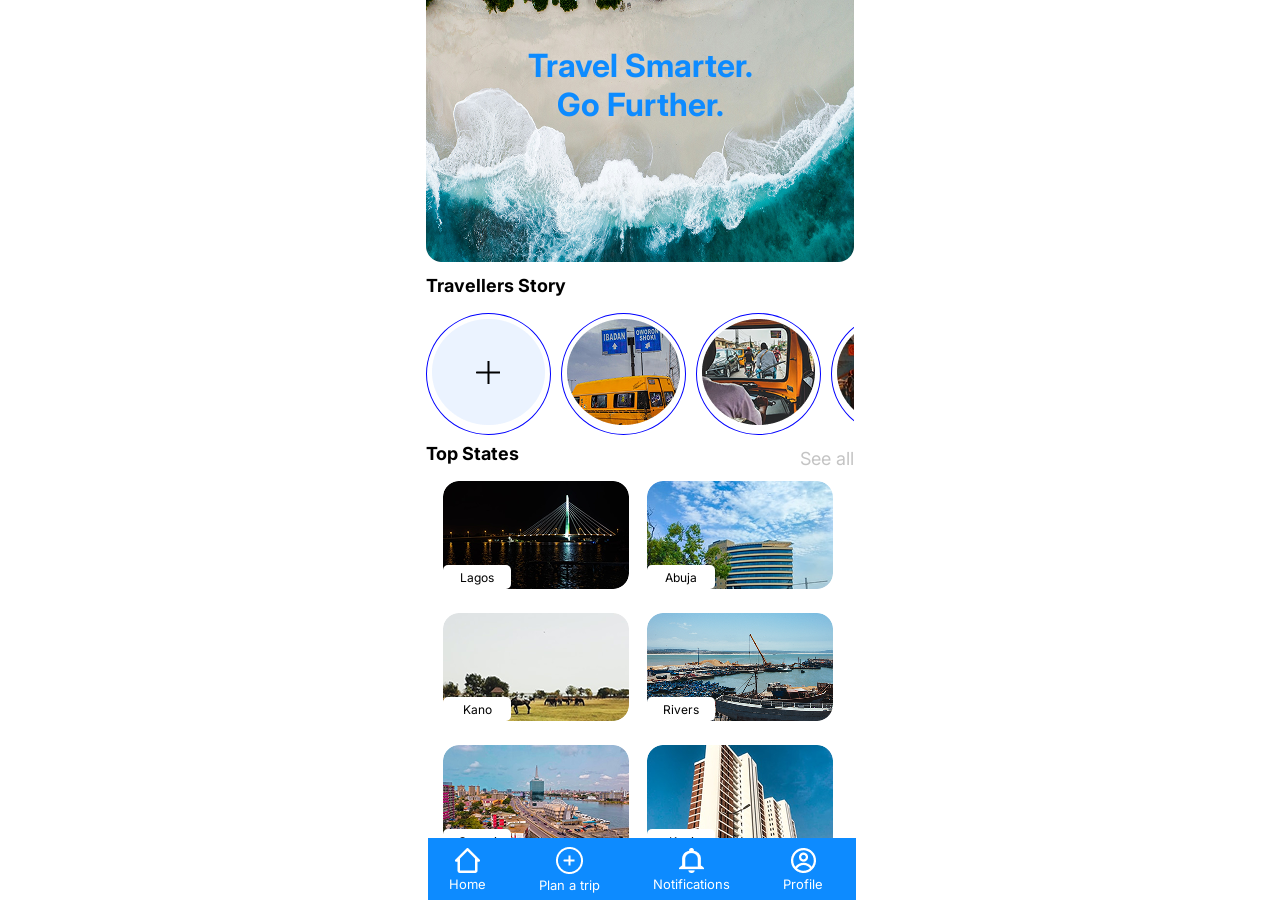
<file: index.html>
<!DOCTYPE html>
<html lang="en">

<head>
    <meta charset="UTF-8">
    <meta name="viewport" content="width=device-width, initial-scale=1.0">
    <title>Document</title>
    <link rel="stylesheet" href="style.css">
    <!--  -->
    <link rel="preconnect" href="https://fonts.googleapis.com">
    <link rel="preconnect" href="https://fonts.gstatic.com" crossorigin>
    <link
        href="https://fonts.googleapis.com/css2?family=Inter:ital,opsz,wght@0,14..32,100..900;1,14..32,100..900&display=swap"
        rel="stylesheet">
    <!--  -->
</head>

<body>
    <header class="cantener">
        <h1>Travel Smarter. <br>Go Further.</h1>
    </header>
    <!--  -->
    <main>
        <section class="states cantener">
            <div>
                <h5>Travellers Story</h5>
                <div class="story">
                    <div><img src="./img/plus.png" alt="photo"></div>
                    <div><img src="./img/avtobus.png" alt="photo"></div>
                    <div><img src="./img/propka.png" alt="photo"></div>
                    <div><img src="./img/propka 2.png" alt=""></div>
                </div>
            </div>
        </section>
        <!--  -->
        <section class="top cantener">
            <div>
                <div class="text">
                    <h4>Top States</h4>
                    <a href="#">See all</a>
                </div>
                <!--  -->
                <div class="country">
                    <a href="">
                        <div class="ststes__1">
                            <p class='text2'>Lagos</p>
                        </div>
                    </a>
                    <a href="">
                        <div class="ststes__2">
                            <p class='text2'>Abuja</p>
                        </div>
                    </a>
                    
                    <a href="">
                        <div class="ststes__3">
                            <p class='text2'>Kano</p>
                        </div>
                    </a>
                    <a href="">
                        <div class="ststes__4">
                            <p class='text2'>Rivers</p>
                        </div>
                    </a>
                    <a href="">
                        <div class="ststes__5">
                            <p class='text2'>Owerri</p>
                        </div>
                    </a>
                    <a href="">
                        <div class="ststes__6">
                            <p class='text2'>Kogi</p>
                        </div>
                    </a>
                </div>
            </div>
            </div>
        </section>
    </main>
    <!--  -->
    <nav class="navbar cantener">

        <ul>
            <li class="li__boss">
                <img src="./img/dom.png" alt=""> 
                <p>Home</p>
            </li>
            <li class="li__boss">
                <img src="./img/aptichka.png" alt="">
                <p>Plan a trip</p>
            </li>
            <li class="li__boss">
                <img src="./img/kalakolchik.png" alt="">
                <p>Notifications</p>
            </li>
            <li class="li__boss">
                <img src="./img/inson.png" alt="">
                <p>Profile</p>
            </li>
        </ul>
    </nav>
</body>

</html>
</file>
<file: style.css>
*{
    margin: 0;
    padding: 0;
    box-sizing: border-box;
    font-family: 'Inter' , sans-serif;
}

::selection{
    /* background: linear-gradient(45deg , blue, white); */
    background-color: #0D8BFF;
    color: white;
}

.cantener{
    margin: 0 auto;
    width: 428px;
}

header{
    background-image: url('./img/more.png');
    background-repeat: no-repeat;
    height: 262px;
}

header h1{
    font-size: 32px;
    color: #0D8BFF;
    text-align: center;
    padding-top: 46px;
}

.states div h5{
    font-size: 18px;
    color: #000000;
    margin-top: 13px;
    margin-bottom: 17px;
}

.story{
    display: flex;
    overflow: scroll;
}

.story div{
    border: 1px blue solid;
    border-radius: 50%;
    padding: 5px;
}

.story::-webkit-scrollbar{
    display: none;
}

.text{
    display: flex;
    justify-content: space-between;
    align-items: center;
}

.text h4{
    margin-top: 8px;
    margin-bottom: 17px;
    font-size: 18px;
    color: #000000;
}

.text A{
    color: #C4C4C4;
    font-size: 18px;
    text-decoration: NONE;
}

.country{
    display: flex;
    flex-wrap: wrap;
}

.ststes__1{
    width: 186px;
    height: 108px;
    border-radius: 16px;
    background-image: url('./img/logas.png');
}

.ststes__2{
    width: 186px;
    height: 108px;
    border-radius: 16px;
    background-image: url('./img/abuja.png');
}
.ststes__3{
    width: 186px;
    height: 108px;
    border-radius: 16px;
    background-image: url('./img/kano.png');
}
.ststes__4{
    width: 186px;
    height: 108px;
    border-radius: 16px;
    background-image:url('./img/rivers.png') ;
}
.ststes__5{
    width: 186px;
    height: 108px;
    border-radius: 16px;
    background-image: url('./img/owerri.png');
}
.ststes__6{
    width: 186px;
    height: 108px;
    border-radius: 16px;
    background-image: url('./img/kogi.png');
}

.country{
    row-gap: 24px;
    column-gap: 18px;
    margin-left: 17px;
}

.country a{
    position: relative;
    text-decoration: none;
}

.text2{
    color: #000000;
    position: absolute;
    bottom: 0;
    left: 0;
    background-color: white;
    font-size: 12px;
    width: 68px;
    height: 24px;
    border-radius: 5px 5px 5px 0;
    text-align: center;
    padding-top: 5px;
}

nav ul{
    display: flex;
    justify-content: space-between;
    gap: 53px;
}

nav ul li{
    list-style: none;
}

.navbar{
    width: 428px;
    height: 62px;
    background-color: #0D8BFF;
    margin-top: 18px;
    display: flex;
    justify-content: space-between;
    padding: 9px 21px 8px ;
    position: fixed;
    bottom: 0;
    left: calc(50% - 212px);
}

nav ul li p{
    font-size: 13px;
    color: #FFFFFF;
}

.li__boss {
    display: flex;
    gap: 3px;
    flex-direction: column;
    align-items: center;
    justify-content: center;
}

.story{
    gap: 10px;
}
</file>
